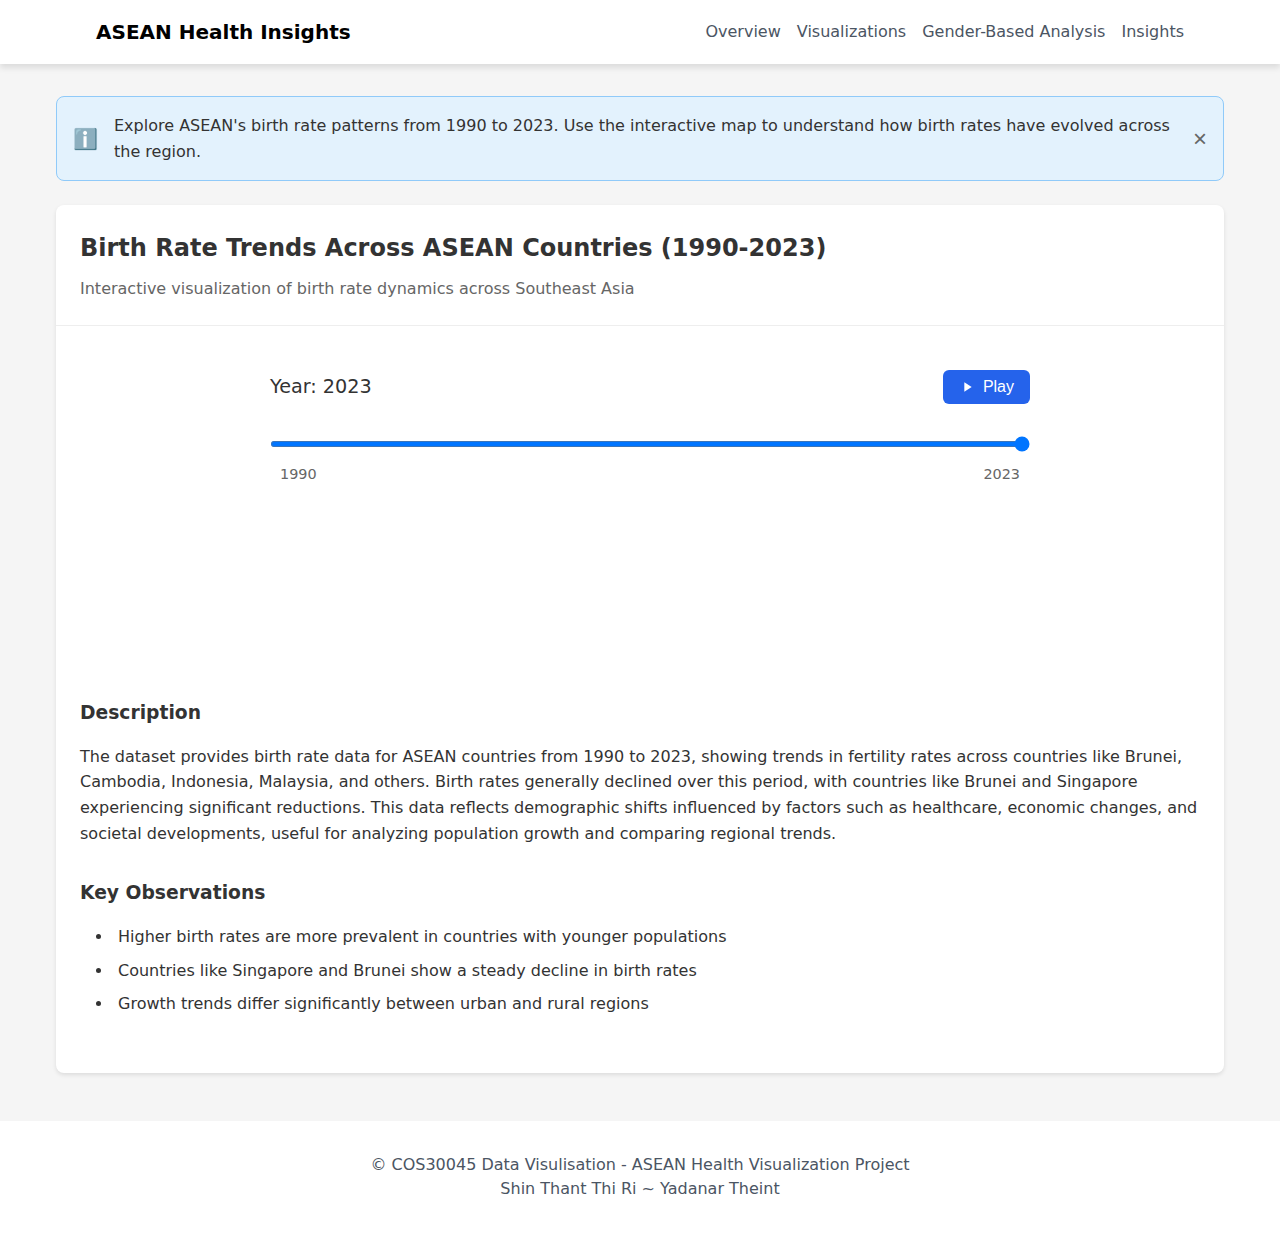
<file: html/BR.html>
<!DOCTYPE html>
<html lang="en">

<head>
    <meta charset="UTF-8">
    <meta name="viewport" content="width=device-width, initial-scale=1.0">
    <meta name="description"
        content="ASEAN Birth Rate Visualization exploring birth rate patterns in Southeast Asia from 1990 to 2023">
    <title>ASEAN Birth Rate Visualization</title>

    <!-- Linking CSS for consistent styling -->
    <link rel="stylesheet" href="../style/BR.css">
    <link rel="stylesheet" href="../style/HF.css">

    <!-- D3.js library for interactive visualization -->
    <script src="https://d3js.org/d3.v7.min.js"></script>

</head>

<body>
    <main role="main"><!-- Header -->
        <header role="banner" class="bg-white shadow-lg">
            <nav role="navigation" aria-label="Main navigation" class="max-w-7xl mx-auto px-4" style="margin: auto;">
                <div class="flex justify-between h-16">
                    <div class="flex items-center">
                        <a href="http://sharin.me/COS30045-DataVisualisation-Project/#visualizations"
                            class="text-xl font-bold">ASEAN Health Insights</a>
                    </div>
                    <ul class="flex items-center space-x-4">
                        <li><a href="http://sharin.me/COS30045-DataVisualisation-Project/#overview"
                                class="text-gray-700 hover:text-blue-600">Overview</a></li>
                        <li><a href="http://sharin.me/COS30045-DataVisualisation-Project/#visualizations"
                                class="text-gray-700 hover:text-blue-600">Visualizations</a></li>
                        <li><a href="http://sharin.me/COS30045-DataVisualisation-Project/#analysis"
                                class="text-gray-700 hover:text-blue-600">Gender-Based Analysis</a></li>
                        <li><a href="http://sharin.me/COS30045-DataVisualisation-Project/#insights"
                                class="text-gray-700 hover:text-blue-600">Insights</a></li>
                    </ul>
                </div>
            </nav>
        </header>
        <!-- Main Container -->
        <div class="container">

            <!-- Introduction Alert -->
            <div id="intro-alert" class="alert">
                <div class="alert-icon">ℹ️</div>
                <p>Explore ASEAN's birth rate patterns from 1990 to 2023. Use the interactive map to understand how
                    birth
                    rates have evolved across the region.</p>
                <button class="close-btn" onclick="closeIntro()">×</button>
            </div>

            <!-- Main Visualization Card -->
            <div class="card">
                <div class="card-header">
                    <h1>Birth Rate Trends Across ASEAN Countries (1990-2023)</h1>
                    <p class="subtitle">Interactive visualization of birth rate dynamics across Southeast Asia</p>

                </div>

                <div class="card-content">
                    <!-- Year slider and play button -->
                    <div class="controls">
                        <div class="year-control">
                            <span class="year-label">Year: <span id="yearDisplay">2023</span></span>
                            <button id="playButton">
                                <svg class="play-icon" viewBox="0 0 24 24">
                                    <path d="M8 5v14l11-7z" />
                                </svg>
                                <span class="button-text">Play</span>
                            </button>
                        </div>
                        <div class="slider-container">
                            <div class="slider-progress"></div>
                            <input type="range" id="yearSlider" min="1990" max="2023" value="2023" step="1">
                            <div class="year-marks">
                                <span>1990</span>
                                <span>2023</span>
                            </div>
                        </div>
                    </div>
                    <div class="map-container">
                        <svg id="BR"></svg>
                        <!-- Tooltip -->
                        <div class="BRtooltip" class="tooltip"></div>
                        <div class="BRLegend"></div>
                        <!-- Insight Panel -->
                        <div id="insight-panel" class="insight-panel hidden">
                            <h3 class="insight-title">Regional Highlights</h3>
                            <p class="insight-content">Key trends and observations will display here based on user
                                interaction.
                            </p>
                        </div>
                        <!-- Description -->
                        <div class="observations">
                            <h3>Description</h3>
                            <p>The dataset provides birth rate data for ASEAN countries from 1990 to 2023, showing
                                trends in
                                fertility rates across countries like Brunei, Cambodia, Indonesia, Malaysia, and others.
                                Birth
                                rates
                                generally declined over this period, with countries like Brunei and Singapore
                                experiencing
                                significant reductions. This data reflects demographic shifts influenced by factors such
                                as
                                healthcare, economic changes, and societal developments, useful for analyzing population
                                growth
                                and
                                comparing regional trends.</p>
                        </div>
                        <!-- Observations -->
                        <div class="observations">
                            <h3>Key Observations</h3>
                            <ul>
                                <li>Higher birth rates are more prevalent in countries with younger populations</li>
                                <li>Countries like Singapore and Brunei show a steady decline in birth rates</li>
                                <li>Growth trends differ significantly between urban and rural regions</li>
                            </ul>
                        </div>
                    </div>
                </div>
            </div>

            <!-- JavaScript for Visualization and Alert Close Function -->
            <script src="../script/BR.js"></script>
            <script>
                function closeIntro() {
                    document.getElementById("intro-alert").style.display = "none";
                }
            </script>
    </main>
</body>
<footer role="contentinfo" class="bg-white py-8 mt-12">
    <div class="max-w-7xl mx-auto px-4">
        <p class="text-center text-gray-600">© COS30045 Data Visulisation - ASEAN Health Visualization Project</p>
        <p class="text-center text-gray-600">Shin Thant Thi Ri ~ Yadanar Theint</p>
    </div>
</footer>

</html>
</file>
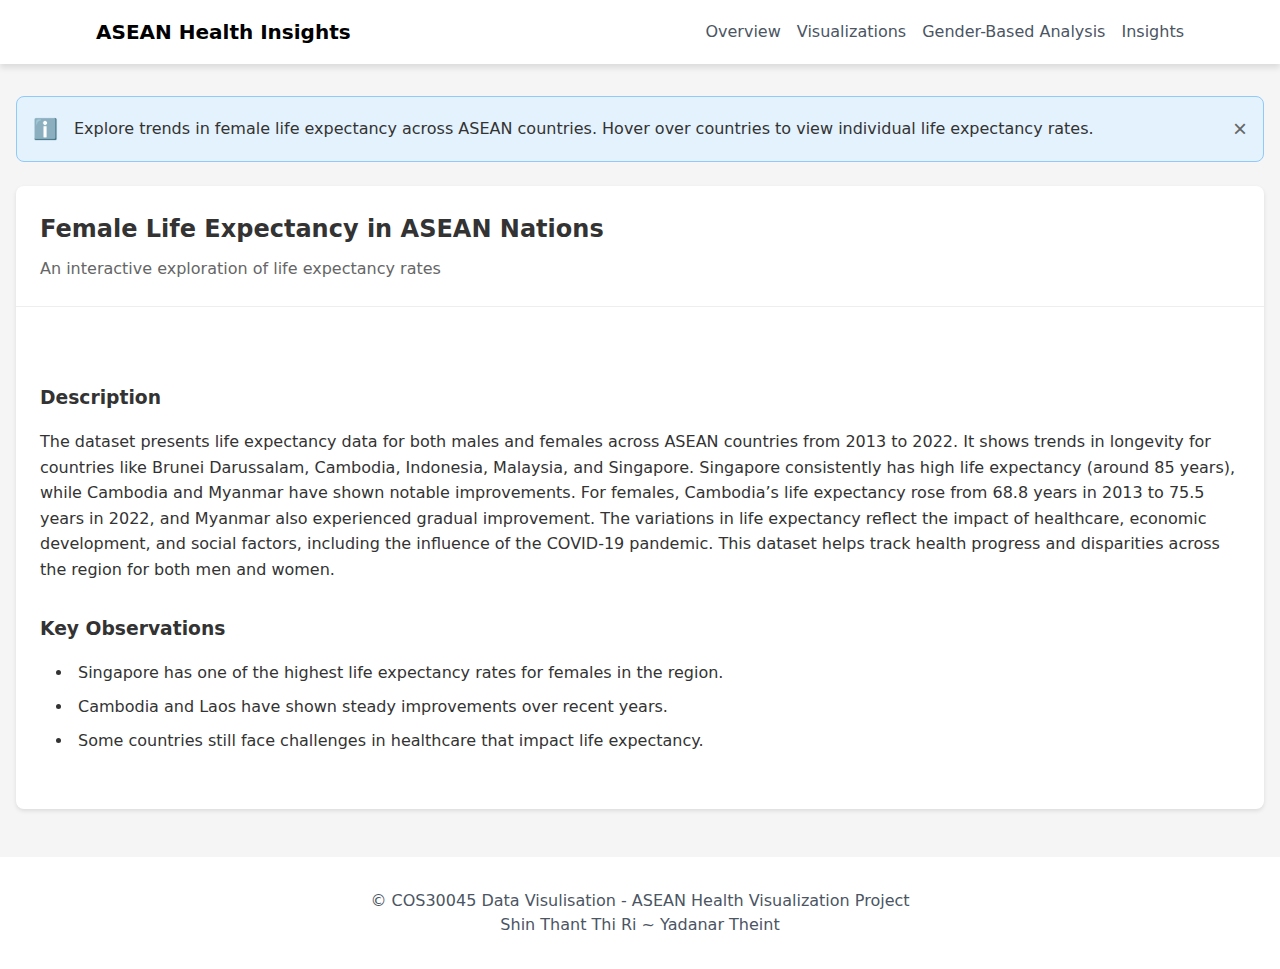
<file: html/LEF.html>
<!DOCTYPE html>
<html lang="en">

<head>
    <meta charset="UTF-8">
    <meta name="viewport" content="width=device-width, initial-scale=1.0">
    <meta name="description"
        content="ASEAN Female Life Expectancy Dashboard exploring health trends across Southeast Asia">
    <title>ASEAN Female Life Expectancy Visualization</title>

    <!-- Link to CSS for consistent styling -->
    <link rel="stylesheet" href="../style/LE.css">
    <link rel="stylesheet" href="../style/HF.css">


    <!-- D3.js library for interactive visualization -->
    <script src="https://d3js.org/d3.v7.min.js"></script>

</head>

<body>
    <main role="main">
        <!-- Header -->
        <header role="banner" class="bg-white shadow-lg">
            <nav role="navigation" aria-label="Main navigation" class="max-w-7xl mx-auto px-4" style="margin: auto;">
                <div class="flex justify-between h-16">
                    <div class="flex items-center">
                        <a href="http://sharin.me/COS30045-DataVisualisation-Project/#visualizations"
                            class="text-xl font-bold">ASEAN Health Insights</a>
                    </div>
                    <ul class="flex items-center space-x-4">
                        <li><a href="http://sharin.me/COS30045-DataVisualisation-Project/#overview"
                                class="text-gray-700 hover:text-blue-600">Overview</a></li>
                        <li><a href="http://sharin.me/COS30045-DataVisualisation-Project/#visualizations"
                                class="text-gray-700 hover:text-blue-600">Visualizations</a></li>
                        <li><a href="http://sharin.me/COS30045-DataVisualisation-Project/#analysis"
                                class="text-gray-700 hover:text-blue-600">Gender-Based Analysis</a></li>
                        <li><a href="http://sharin.me/COS30045-DataVisualisation-Project/#insights"
                                class="text-gray-700 hover:text-blue-600">Insights</a></li>
                    </ul>
                </div>
            </nav>
        </header>

        <!-- Main Container -->
        <div class="container">

            <!-- Introduction Alert -->
            <div id="intro-alert" class="alert">
                <div class="alert-icon">ℹ️</div>
                <p>Explore trends in female life expectancy across ASEAN countries. Hover over countries to view
                    individual
                    life expectancy rates.</p>
                <button class="close-btn" onclick="closeIntro()">×</button>
            </div>

            <!-- Main Visualization Card -->
            <div class="card">
                <div class="card-header">
                    <h1>Female Life Expectancy in ASEAN Nations</h1>
                    <p class="subtitle">An interactive exploration of life expectancy rates</p>
                </div>

                <div class="card-content">
                    <!-- Visualization Container -->
                    <script type="module" src="../script/LEF.js"></script>
                    <div id="LEF-container">
                        <div id="LEF"></div>
                    </div>

                    <!-- Insight Panel -->
                    <div id="insight-panel" class="insight-panel hidden">
                        <h3 class="insight-title">Regional Highlights</h3>
                        <p class="insight-content">Key trends and observations will display here based on user
                            interaction.
                        </p>
                    </div>
                    <!-- Description -->
                    <div class="observations">
                        <h3>Description</h3>
                        <p>The dataset presents life expectancy data for both males and females across ASEAN countries
                            from 2013 to 2022. It shows trends in longevity for countries like Brunei Darussalam,
                            Cambodia, Indonesia, Malaysia, and Singapore.
                            Singapore consistently has high life expectancy (around 85 years), while Cambodia and
                            Myanmar have shown notable improvements. For females, Cambodia’s life expectancy rose from
                            68.8 years in 2013 to 75.5 years in 2022, and Myanmar also experienced gradual improvement.
                            The variations in life expectancy reflect the impact of healthcare, economic development,
                            and social factors, including the influence of the COVID-19 pandemic. This dataset helps
                            track health progress and disparities across the region for both men and women.</p>
                    </div>


                    <!-- Key Observations -->
                    <div class="observations">
                        <h3>Key Observations</h3>
                        <ul>
                            <li>Singapore has one of the highest life expectancy rates for females in the region.</li>
                            <li>Cambodia and Laos have shown steady improvements over recent years.</li>
                            <li>Some countries still face challenges in healthcare that impact life expectancy.</li>
                        </ul>
                    </div>
                </div>
            </div>
        </div>

        <!-- JavaScript for Visualization and Alert Close Function -->

        <script>
            function closeIntro() {
                document.getElementById("intro-alert").style.display = "none";
            }
        </script>
    </main>
</body>
<footer role="contentinfo" class="bg-white py-8 mt-12">
    <div class="max-w-7xl mx-auto px-4">
        <p class="text-center text-gray-600">© COS30045 Data Visulisation - ASEAN Health Visualization Project</p>
        <p class="text-center text-gray-600">Shin Thant Thi Ri ~ Yadanar Theint</p>
    </div>
</footer>

</html>
</file>
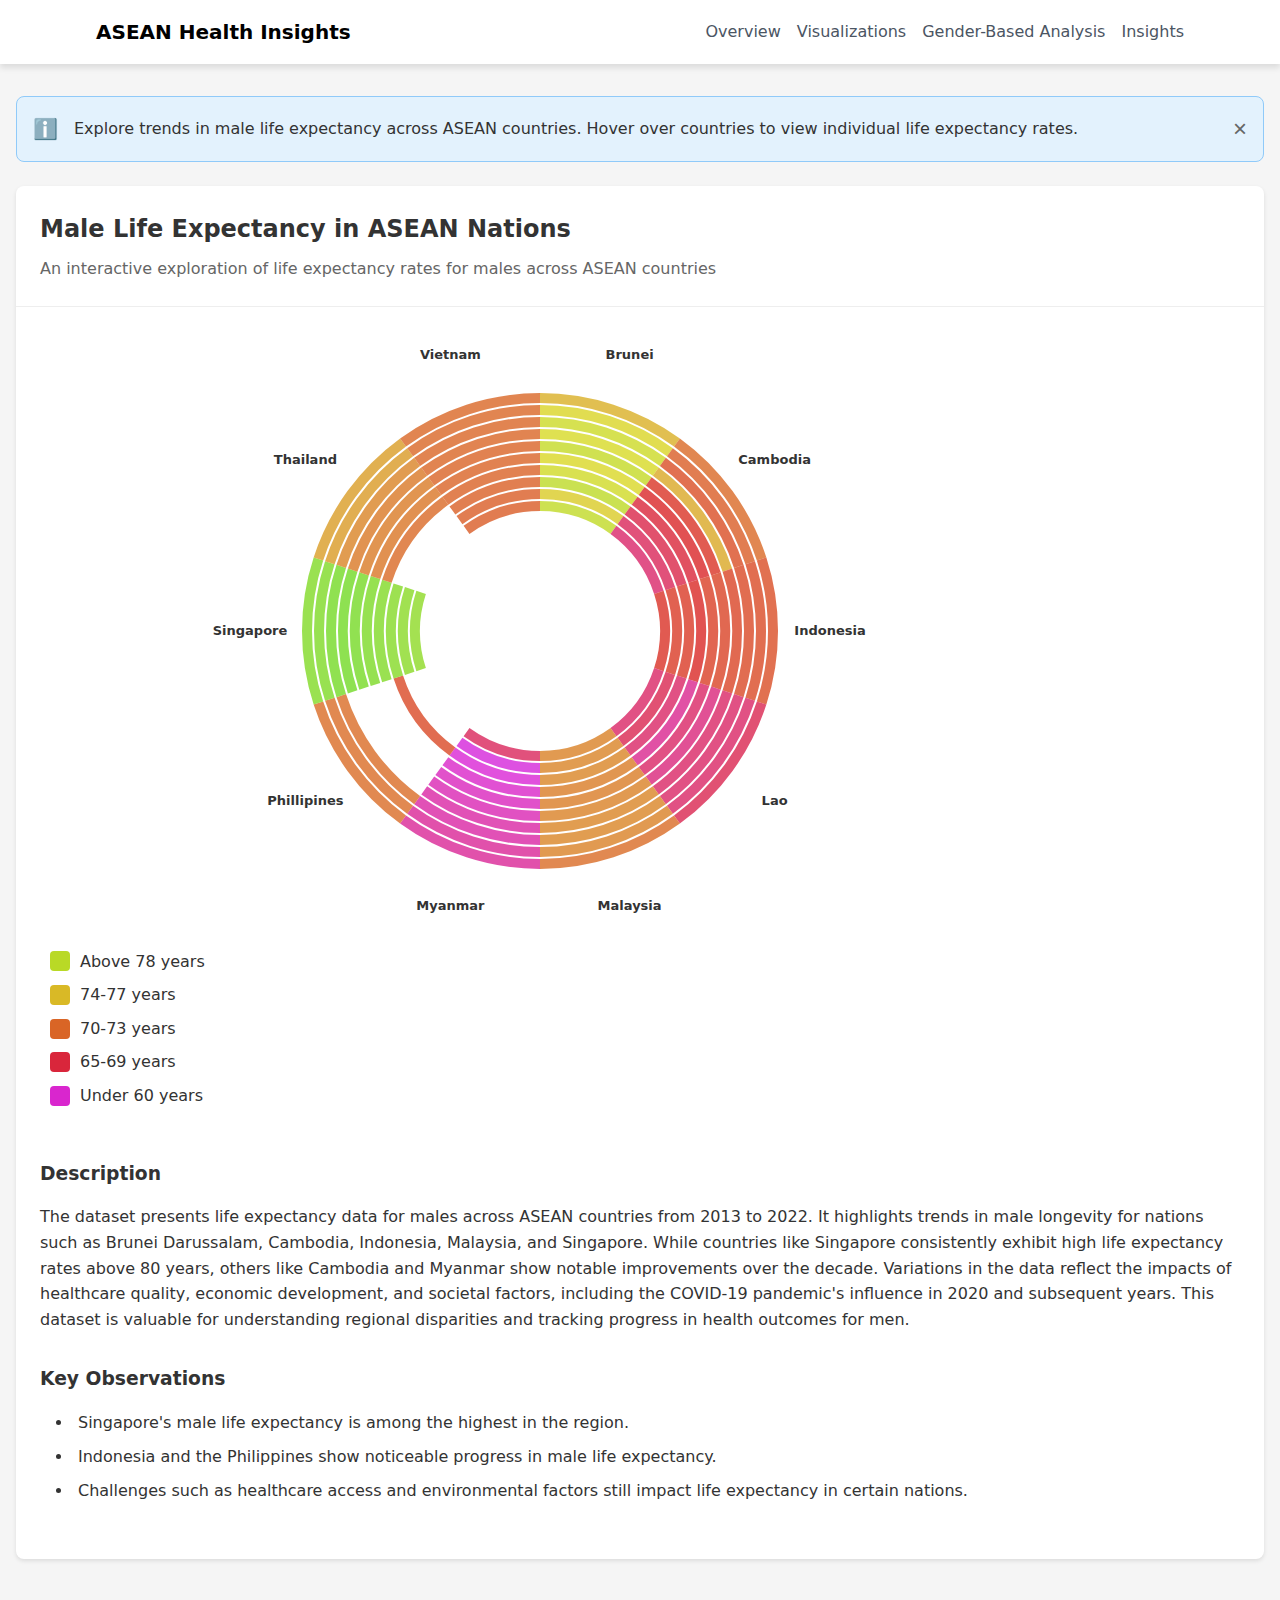
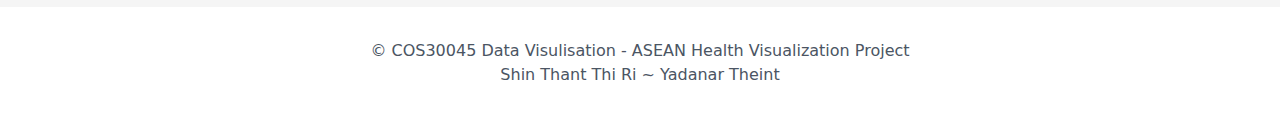
<file: html/LEM.html>
<!DOCTYPE html>
<html lang="en">

<head>
    <meta charset="UTF-8">
    <meta name="viewport" content="width=device-width, initial-scale=1.0">
    <meta name="description"
        content="ASEAN Male Life Expectancy Dashboard exploring health trends across Southeast Asia">
    <title>ASEAN Male Life Expectancy Visualization</title>

    <!-- Link to CSS for consistent styling -->
    <link rel="stylesheet" href="../style/LE.css">
    <link rel="stylesheet" href="../style/HF.css">


    <!-- D3.js library for interactive visualization -->
    <script src="https://d3js.org/d3.v7.min.js"></script>
</head>

<body>
    <main role="main">
        <!-- Header -->
        <header role="banner" class="bg-white shadow-lg">
            <nav role="navigation" aria-label="Main navigation" class="max-w-7xl mx-auto px-4" style="margin: auto;">
                <div class="flex justify-between h-16">
                    <div class="flex items-center">
                        <a href="http://sharin.me/COS30045-DataVisualisation-Project/#visualizations"
                            class="text-xl font-bold">ASEAN Health Insights</a>
                    </div>
                    <ul class="flex items-center space-x-4">
                        <li><a href="http://sharin.me/COS30045-DataVisualisation-Project/#overview"
                                class="text-gray-700 hover:text-blue-600">Overview</a></li>
                        <li><a href="http://sharin.me/COS30045-DataVisualisation-Project/#visualizations"
                                class="text-gray-700 hover:text-blue-600">Visualizations</a></li>
                        <li><a href="http://sharin.me/COS30045-DataVisualisation-Project/#analysis"
                                class="text-gray-700 hover:text-blue-600">Gender-Based Analysis</a></li>
                        <li><a href="http://sharin.me/COS30045-DataVisualisation-Project/#insights"
                                class="text-gray-700 hover:text-blue-600">Insights</a></li>
                    </ul>
                </div>
            </nav>
        </header>

        <!-- Main Container -->
        <div class="container">

            <!-- Introduction Alert -->
            <div id="intro-alert" class="alert">
                <div class="alert-icon">ℹ️</div>
                <p>Explore trends in male life expectancy across ASEAN countries. Hover over countries to view
                    individual
                    life expectancy rates.</p>
                <button class="close-btn" onclick="closeIntro()">×</button>
            </div>

            <!-- Main Visualization Card -->
            <div class="card">
                <div class="card-header">
                    <h1>Male Life Expectancy in ASEAN Nations</h1>
                    <p class="subtitle">An interactive exploration of life expectancy rates for males across ASEAN
                        countries
                    </p>
                </div>

                <div class="card-content">
                    <!-- Visualization Container -->
                    <svg id="LEM" width="1000" height="600"></svg>
                    <div class="LEMtooltip" style="position: absolute; opacity: 0;"></div>
                    <div id="LEMLegend"></div>

                    <!-- Insight Panel -->
                    <div id="insight-panel" class="insight-panel hidden">
                        <h3 class="insight-title">Regional Highlights</h3>
                        <p class="insight-content">Key trends and observations will display here based on user
                            interaction.
                        </p>
                    </div>
                    <!-- Description -->
                    <div class="observations">
                        <h3>Description</h3>
                        <p>The dataset presents life expectancy data for males across ASEAN countries from 2013 to 2022.
                            It highlights trends in male longevity for nations such as Brunei Darussalam, Cambodia,
                            Indonesia, Malaysia, and Singapore. While countries like Singapore consistently exhibit high
                            life expectancy rates above 80 years, others like Cambodia and Myanmar show notable
                            improvements over the decade. Variations in the data reflect the impacts of healthcare
                            quality, economic development, and societal factors, including the COVID-19 pandemic's
                            influence in 2020 and subsequent years. This dataset is valuable for understanding regional
                            disparities and tracking progress in health outcomes for men.</p>
                    </div>
                    <!-- Key Observations -->
                    <div class="observations">
                        <h3>Key Observations</h3>
                        <ul>
                            <li>Singapore's male life expectancy is among the highest in the region.</li>
                            <li>Indonesia and the Philippines show noticeable progress in male life expectancy.</li>
                            <li>Challenges such as healthcare access and environmental factors still impact life
                                expectancy
                                in certain nations.</li>
                        </ul>
                    </div>
                </div>
            </div>
        </div>

        <!-- JavaScript for Visualization and Alert Close Function -->
        <script src="../script/LEM.js"></script>
        <script>
            function closeIntro() {
                document.getElementById("intro-alert").style.display = "none";
            }
        </script>
    </main>
</body>
<footer role="contentinfo" class="bg-white py-8 mt-12">
    <div class="max-w-7xl mx-auto px-4">
        <p class="text-center text-gray-600">© COS30045 Data Visulisation - ASEAN Health Visualization Project</p>
        <p class="text-center text-gray-600">Shin Thant Thi Ri ~ Yadanar Theint</p>
    </div>
</footer>

</html>
</file>
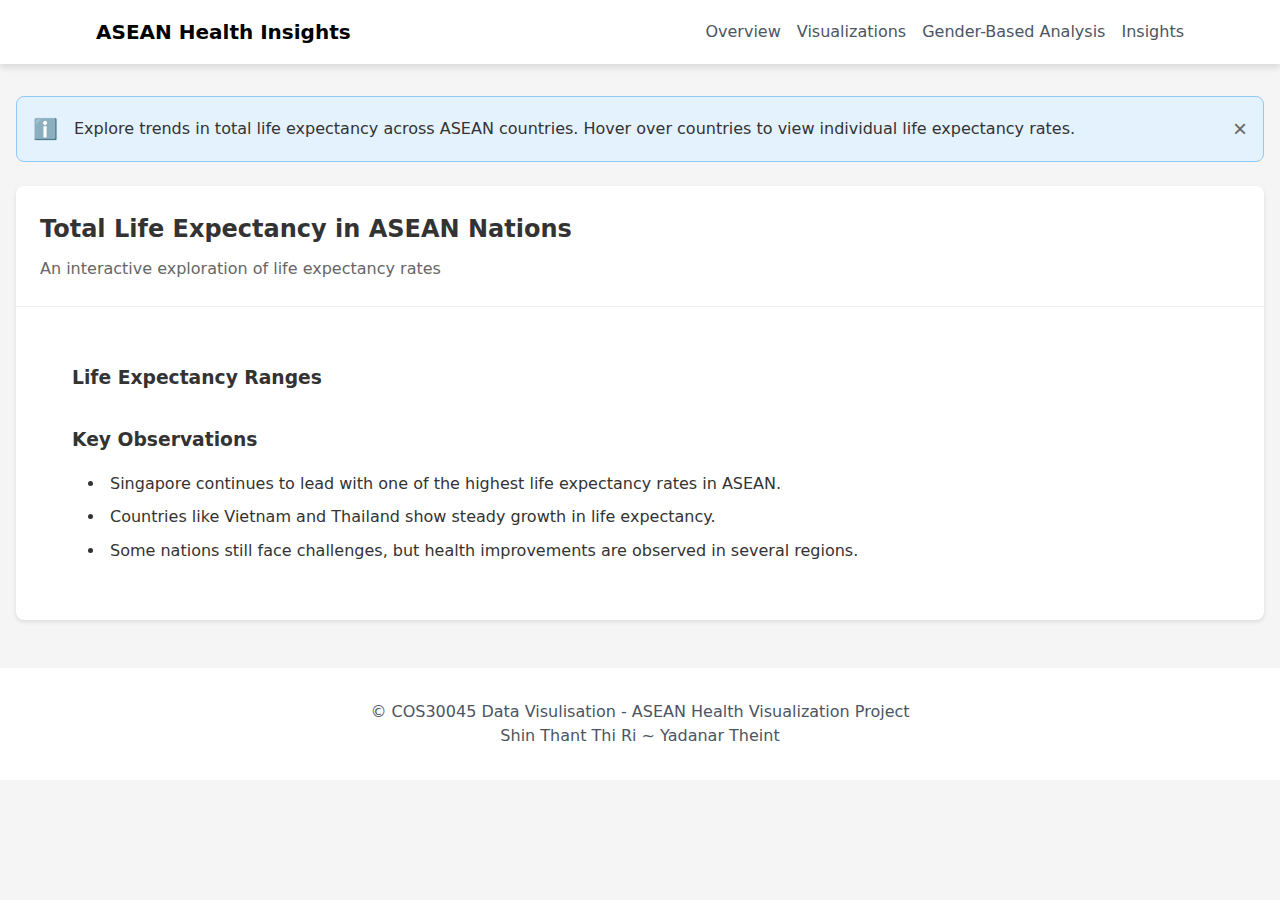
<file: html/LET.html>
<!DOCTYPE html>
<html lang="en">

<head>
    <meta charset="UTF-8">
    <meta name="viewport" content="width=device-width, initial-scale=1.0">
    <meta name="description"
        content="ASEAN Total Life Expectancy Dashboard exploring health trends across Southeast Asia">
    <title>ASEAN Total Life Expectancy Visualization</title>

    <!-- Link to CSS for consistent styling -->
    <link rel="stylesheet" href="../style/LE.css">
    <link rel="stylesheet" href="../style/HF.css">

    <!-- D3.js library for interactive visualization -->
    <script src="https://d3js.org/d3.v7.min.js"></script>
</head>

<body>
    <main role="main">
        <!-- Header -->
        <header role="banner" class="bg-white shadow-lg">
            <nav role="navigation" aria-label="Main navigation" class="max-w-7xl mx-auto px-4" style="margin: auto;">
                <div class="flex justify-between h-16">
                    <div class="flex items-center">
                        <a href="http://sharin.me/COS30045-DataVisualisation-Project/#visualizations"
                            class="text-xl font-bold">ASEAN Health Insights</a>
                    </div>
                    <ul class="flex items-center space-x-4">
                        <li><a href="http://sharin.me/COS30045-DataVisualisation-Project/#overview"
                                class="text-gray-700 hover:text-blue-600">Overview</a></li>
                        <li><a href="http://sharin.me/COS30045-DataVisualisation-Project/#visualizations"
                                class="text-gray-700 hover:text-blue-600">Visualizations</a></li>
                        <li><a href="http://sharin.me/COS30045-DataVisualisation-Project/#analysis"
                                class="text-gray-700 hover:text-blue-600">Gender-Based Analysis</a></li>
                        <li><a href="http://sharin.me/COS30045-DataVisualisation-Project/#insights"
                                class="text-gray-700 hover:text-blue-600">Insights</a></li>
                    </ul>
                </div>
            </nav>
        </header>
        <!-- Main Container -->
        <div class="container">

            <!-- Introduction Alert -->
            <div id="intro-alert" class="alert">
                <div class="alert-icon">ℹ️</div>
                <p>Explore trends in total life expectancy across ASEAN countries. Hover over countries to view
                    individual
                    life expectancy rates.</p>
                <button class="close-btn" onclick="closeIntro()">×</button>
            </div>

            <!-- Main Visualization Card -->
            <div class="card">
                <div class="card-header">
                    <h1>Total Life Expectancy in ASEAN Nations</h1>
                    <p class="subtitle">An interactive exploration of life expectancy rates</p>
                </div>

                <div class="card-content">

                    <!-- Visualization Container -->
                    <div id="LET" style="margin-left: 200px;"></div>
                    <!-- Insight Panel -->
                    <div id="insight-panel" class="insight-panel hidden">
                        <h3 class="insight-title">Regional Highlights</h3>
                        <p class="insight-content">Key trends and observations will display here based on user
                            interaction.
                        </p>
                    </div>

                    <!-- Legend Section -->
                    <div class="legend" style="margin-left: 2rem;">
                        <h3>Life Expectancy Ranges</h3>

                    </div>


                    <!-- Key Observations -->
                    <div class="observations" style="margin-left: 2rem;">
                        <h3>Key Observations</h3>
                        <ul>
                            <li>Singapore continues to lead with one of the highest life expectancy rates in ASEAN.</li>
                            <li>Countries like Vietnam and Thailand show steady growth in life expectancy.</li>
                            <li>Some nations still face challenges, but health improvements are observed in several
                                regions.
                            </li>
                        </ul>
                    </div>


                </div>
            </div>
        </div>
        <!-- JavaScript for Visualization and Alert Close Function -->
        <script src="../script/LET.js"></script>
        <script>
            function closeIntro() {
                document.getElementById("intro-alert").style.display = "none";
            }
        </script>
    </main>
</body>
<footer role="contentinfo" class="bg-white py-8 mt-12">
    <div class="max-w-7xl mx-auto px-4">
        <p class="text-center text-gray-600">© COS30045 Data Visulisation - ASEAN Health Visualization Project</p>
        <p class="text-center text-gray-600">Shin Thant Thi Ri ~ Yadanar Theint</p>
    </div>
</footer>

</html>
</file>
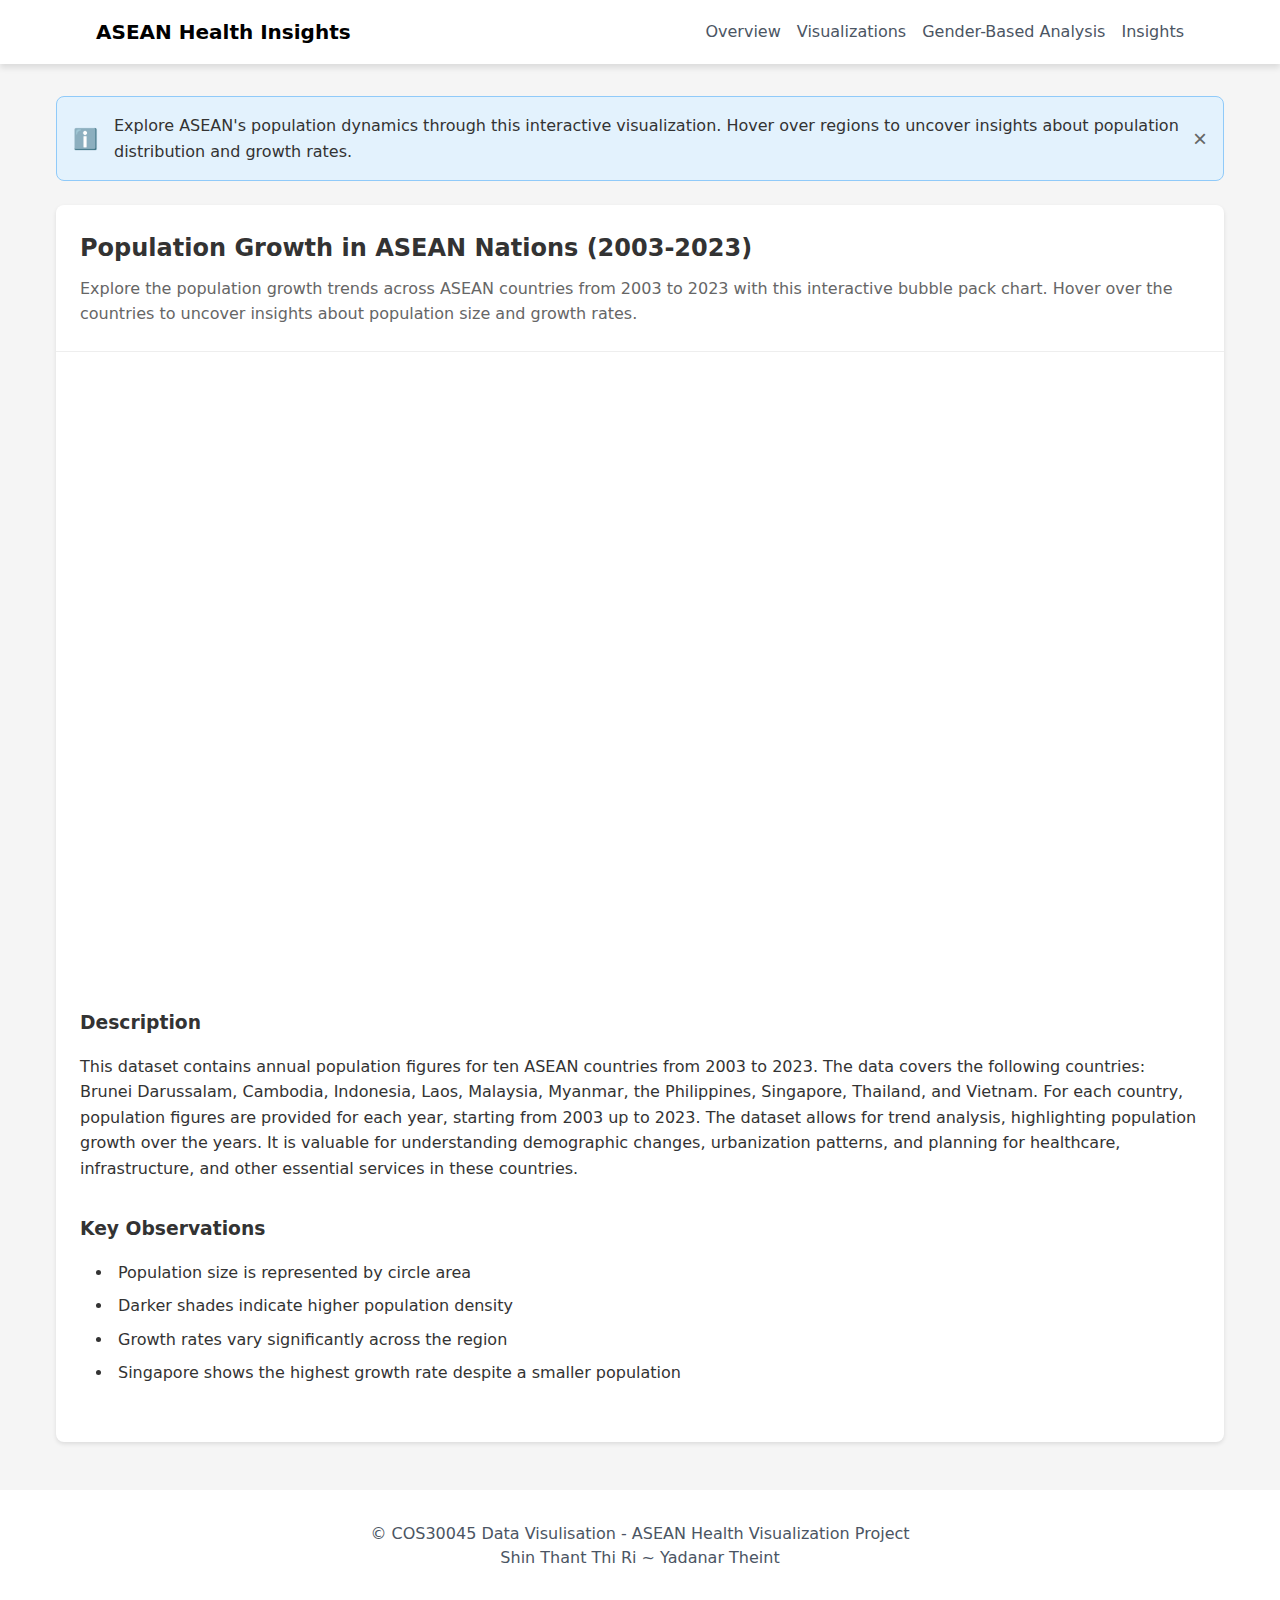
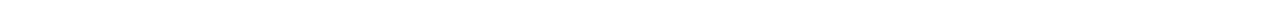
<file: html/POP.html>
<!DOCTYPE html>
<html lang="en">

<head>
    <meta charset="UTF-8">
    <meta name="viewport" content="width=device-width, initial-scale=1.0">
    <meta name="description"
        content="ASEAN Population Visualization Dashboard exploring demographic patterns across Southeast Asian nations">
    <title>ASEAN Population Visualization</title>

    <!-- Linking CSS for consistent styling -->
    <link rel="stylesheet" href="../style/POP.css">
    <link rel="stylesheet" href="../style/HF.css">


    <!-- D3.js library for interactive visualization -->
    <script src="https://d3js.org/d3.v7.min.js"></script>
</head>

<body>
    <main role="main">
        <!-- Header -->
        <header role="banner" class="bg-white shadow-lg">
            <nav role="navigation" aria-label="Main navigation" class="max-w-7xl mx-auto px-4" style="margin: auto;">
                <div class="flex justify-between h-16">
                    <div class="flex items-center">
                        <a href="http://sharin.me/COS30045-DataVisualisation-Project/#visualizations"
                            class="text-xl font-bold">ASEAN Health Insights</a>
                    </div>
                    <ul class="flex items-center space-x-4">
                        <li><a href="http://sharin.me/COS30045-DataVisualisation-Project/#overview"
                                class="text-gray-700 hover:text-blue-600">Overview</a></li>
                        <li><a href="http://sharin.me/COS30045-DataVisualisation-Project/#visualizations"
                                class="text-gray-700 hover:text-blue-600">Visualizations</a></li>
                        <li><a href="http://sharin.me/COS30045-DataVisualisation-Project/#analysis"
                                class="text-gray-700 hover:text-blue-600">Gender-Based Analysis</a></li>
                        <li><a href="http://sharin.me/COS30045-DataVisualisation-Project/#insights"
                                class="text-gray-700 hover:text-blue-600">Insights</a></li>
                    </ul>
                </div>
            </nav>
        </header>
        <!-- Main Container -->
        <div class="container">

            <!-- Introduction Alert -->
            <div id="intro-alert" class="alert">
                <div class="alert-icon">ℹ️</div>
                <p>Explore ASEAN's population dynamics through this interactive visualization.
                    Hover over regions to uncover insights about population distribution and growth rates.</p>
                <button class="close-btn" onclick="closeIntro()">×</button>
            </div>

            <!-- Main Visualization Card -->
            <div class="card">
                <div class="card-header">
                    <h1>Population Growth in ASEAN Nations (2003-2023)</h1>
                    <p class="subtitle">Explore the population growth trends across ASEAN countries
                        from 2003 to 2023 with this interactive bubble pack chart. Hover over the countries to
                        uncover insights about population size and growth rates.</p>
                </div>

                <div class="card-content">
                    <!-- Visualization container -->
                    <div id="visualization"></div>
                    <!-- Tooltip -->
                    <div class="POPtooltip" style="position: absolute; opacity: 0;"></div>
                    <div id="legend-items"></div>


                    <!-- Insight Panel -->
                    <div id="insight-panel" class="insight-panel hidden">
                        <h3 class="insight-title">Regional Highlights</h3>
                        <p class="insight-content">Key trends and observations will display here based on user
                            interaction.
                        </p>
                    </div>
                    <!-- Description -->
                    <div class="observations">
                        <h3>Description</h3>
                        <p>This dataset contains annual population figures for ten ASEAN countries from 2003 to 2023.
                            The data covers the following countries: Brunei Darussalam, Cambodia, Indonesia, Laos,
                            Malaysia, Myanmar, the Philippines, Singapore, Thailand, and Vietnam. For each country,
                            population figures are provided for each year, starting from 2003 up to 2023. The dataset
                            allows for trend analysis, highlighting population growth over the years. It is valuable for
                            understanding demographic changes, urbanization patterns, and planning for healthcare,
                            infrastructure, and other essential services in these countries.
                    </div>
                    <!-- Key Observations -->
                    <div class="observations">
                        <h3>Key Observations</h3>
                        <ul>
                            <li>Population size is represented by circle area</li>
                            <li>Darker shades indicate higher population density</li>
                            <li>Growth rates vary significantly across the region</li>
                            <li>Singapore shows the highest growth rate despite a smaller population</li>
                        </ul>
                    </div>

                    <!-- Legend Section -->
                    <div id="legend"></div>

                </div>
            </div>
        </div>

        <!-- JavaScript for Visualization and Alert Close Function -->
        <script src="../script/POP.js"></script>
        <script>
            function closeIntro() {
                document.getElementById("intro-alert").style.display = "none";
            }
        </script>
    </main>
</body>
<footer role="contentinfo" class="bg-white py-8 mt-12">
    <div class="max-w-7xl mx-auto px-4">
        <p class="text-center text-gray-600">© COS30045 Data Visulisation - ASEAN Health Visualization Project</p>
        <p class="text-center text-gray-600">Shin Thant Thi Ri ~ Yadanar Theint</p>
    </div>
</footer>

</html>
</file>
<file: style/BR.css>
/* Base Styles */
* {
    margin: 0;
    padding: 0;
    box-sizing: border-box;
}

.country {
    transition: stroke 0.3s ease, stroke-width 0.3s ease;
}

.country:hover {
    stroke: #000;
    /* Black border on hover */
    stroke-width: 1px;
    /* Visible outline */
    cursor: pointer;
    /* Pointer cursor on hover */
}

.BRtooltip {
    position: fixed;
    /* Change from absolute to fixed */
    background-color: white;
    padding: 10px;
    border: 1px solid #ccc;
    border-radius: 10px;
    pointer-events: none;
    font-size: 12px;
    opacity: 0;
    box-shadow: 0 2px 4px rgba(0, 0, 0, 0.1);
    z-index: 1000;
    transition: opacity 0.2s ease;
    max-width: 200px;
    white-space: nowrap;
}

body {
    font-family: -apple-system, BlinkMacSystemFont, 'Segoe UI', Roboto, Oxygen, Ubuntu, Cantarell, sans-serif;
    line-height: 1.6;
    color: #333;
    background-color: #f5f5f5;
}

.container {
    max-width: 1200px;
    margin: 2rem auto;
    padding: 0 1rem;
}

/* Alert Styles */
.alert {
    display: flex;
    align-items: center;
    padding: 1rem;
    margin-bottom: 1.5rem;
    background-color: #e3f2fd;
    border-radius: 8px;
    border: 1px solid #90caf9;
}

.alert-icon {
    margin-right: 1rem;
    font-size: 1.25rem;
}

.close-btn {
    margin-left: auto;
    background: none;
    border: none;
    font-size: 1.5rem;
    cursor: pointer;
    color: #666;
}

.close-btn:hover {
    color: #333;
}

/* Card Styles */
.card {
    background: white;
    border-radius: 8px;
    box-shadow: 0 2px 4px rgba(0, 0, 0, 0.1);
    overflow: hidden;
}

.card-header {
    padding: 1.5rem;
    border-bottom: 1px solid #eee;
}

.card-header h1 {
    font-size: 1.5rem;
    margin-bottom: 0.5rem;
}

.subtitle {
    color: #666;
}

.card-content {
    padding: 1.5rem;
}

svg {
    display: block;
    width: 1100px;
}


/* Year Control Styles */
.controls {
    max-width: 800px;
    margin-left: 170px;
    padding: 20px;
    background: white;

}

.year-control {
    display: flex;
    align-items: center;
    justify-content: space-between;
    margin-bottom: 15px;
}

.year-label {
    font-size: 1.2rem;
    font-weight: 500;
    color: #333;
}

.slider-container {
    position: relative;
    width: 100%;
    padding: 10px 0;
}


#yearSlider {
    width: 100%;
    height: 6px;
    background: #e0e0e0;
    border-radius: 3px;
    outline: none;
    transition: background 0.2s;
}

#yearSlider::-webkit-slider-thumb {
    -webkit-appearance: none;
    appearance: none;
    width: 20px;
    height: 20px;
    background: #2563eb;
    border-radius: 50%;
    cursor: pointer;
    transition: transform 0.1s;
}

#yearSlider::-moz-range-thumb {
    width: 20px;
    height: 20px;
    background: #2563eb;
    border-radius: 50%;
    cursor: pointer;
    transition: transform 0.1s;
    border: none;
}

#yearSlider::-webkit-slider-thumb:hover {
    transform: scale(1.1);
}

#yearSlider::-moz-range-thumb:hover {
    transform: scale(1.1);
}

.slider-progress {
    position: absolute;
    height: 6px;
    background: #2563eb;
    border-radius: 3px;
    top: 17px;
    left: 0;
    pointer-events: none;
}

#playButton {
    display: flex;
    align-items: center;
    gap: 8px;
    padding: 8px 16px;
    background: #2563eb;
    color: white;
    border: none;
    border-radius: 6px;
    font-size: 1rem;
    cursor: pointer;
    transition: background-color 0.2s;
}

#playButton:hover {
    background: #1d4ed8;
}

#playButton:active {
    transform: translateY(1px);
}

.play-icon,
.pause-icon {
    width: 16px;
    height: 16px;
    fill: currentColor;
}

/* Year marks */
.year-marks {
    display: flex;
    justify-content: space-between;
    padding: 0 10px;
    margin-top: 8px;
    color: #666;
    font-size: 0.9rem;
}

#map {
    width: 500px;
    height: 600px;
    margin-bottom: 1.5rem;
}

.country-legend {
    top: 500px;
    left: 1050px;
    overflow-y: auto;
    background-color: white;
    padding: 10px;
    border: 1px solid #ccc;
    border-radius: 5px;
    box-shadow: 0 2px 4px rgba(0, 0, 0, 0.1);
    font-family: Arial, sans-serif;
    font-size: 12px;
}

/* Insight Panel */
.insight-panel {
    background-color: #f8f9fa;
    padding: 1rem;
    border-radius: 8px;
    margin: 1rem 0;
}

.insight-panel.hidden {
    display: none;
}

.insight-title {
    font-size: 1.1rem;
    margin-bottom: 0.5rem;
    color: #2c6aa0;
}

/* Observations */
.observations {
    margin: 2rem 0;
}

.observations h3 {
    margin-bottom: 1rem;
}

.observations ul {
    list-style-position: inside;
    padding-left: 1rem;
}

.observations li {
    margin-bottom: 0.5rem;
}

/* Responsive Design */
@media (max-width: 768px) {
    .container {
        margin: 1rem auto;
    }

    #map {
        height: 400px;
    }

    .card-header {
        padding: 1rem;
    }

    .card-content {
        padding: 1rem;
    }
}
</file>
<file: style/HF.css>
/* General Styles */
        body {
            margin: 0;
            font-family: system-ui, -apple-system, BlinkMacSystemFont, "Segoe UI", Roboto, "Helvetica Neue", Arial, sans-serif;
        }

        header {
            background-color: white;
            box-shadow: 0 4px 6px rgba(0, 0, 0, 0.1);
        }

        /* Navigation container */
        nav {
            max-width: 1120px;
            /* Equivalent to Tailwind's max-w-7xl */
            margin: 0 auto;
            padding: 0 16px;
            /* Equivalent to Tailwind's px-4 */
        }

        /* Flexbox styles for header layout */
        .flex {
            display: flex;
            justify-content: space-between;
            align-items: center;
            height: 64px;
            /* Equivalent to Tailwind's h-16 */
        }

        a {
            text-decoration: none;
        }

        .text-xl {
            font-size: 1.25rem;
            /* Equivalent to Tailwind's text-xl */
            font-weight: bold;
            color: #000;
            /* Black color */
        }

        header ul {
            display: flex;
            gap: 16px;
            /* Equivalent to Tailwind's space-x-4 */
            list-style: none;
            margin: 0;
            padding: 0;
        }

        header a {
            color: #4B5563;
            /* Equivalent to Tailwind's text-gray-700 */
            transition: color 0.2s;
        }

        header a:hover {
            color: #2563EB;
            /* Equivalent to Tailwind's hover:text-blue-600 */
        }

        /* General Styles */
        body {
            margin: 0;
            font-family: system-ui, -apple-system, BlinkMacSystemFont, "Segoe UI", Roboto, "Helvetica Neue", Arial, sans-serif;
        }

        /* Footer Styling */
        footer {
            background-color: white;
            /* Equivalent to Tailwind's bg-white */
            padding-top: 32px;
            /* Equivalent to Tailwind's py-8 */
            padding-bottom: 32px;
            margin-top: 48px;
            /* Equivalent to Tailwind's mt-12 */
        }

        /* Content Wrapper */
        footer .max-w-7xl {
            max-width: 1120px;
            /* Equivalent to Tailwind's max-w-7xl */
            margin: 0 auto;
            /* Centering the content */
            padding-left: 16px;
            /* Equivalent to Tailwind's px-4 */
            padding-right: 16px;
        }

        /* Text Styling */
        footer p {
            text-align: center;
            /* Equivalent to Tailwind's text-center */
            color: #4B5563;
            /* Equivalent to Tailwind's text-gray-600 */
            margin: 0;
            /* Resetting default margin */
            line-height: 1.5;
            /* For better readability */
        }
</file>
<file: style/LE.css>
/* Base Styles */
* {
    margin: 0;
    padding: 0;
    box-sizing: border-box;
}

body {
    font-family: -apple-system, BlinkMacSystemFont, 'Segoe UI', Roboto, Oxygen, Ubuntu, Cantarell, sans-serif;
    line-height: 1.6;
    color: #333;
    background-color: #f5f5f5;
}

.container {
    margin: 2rem auto;
    padding: 0 1rem;
}

/* CSS for container */
#LEF-container {
    width: 1300px;
    padding: 10px;
}

/* Ensure SVG does not overflow */
#LEF svg {
    display: block;
    /* Prevent scrollbars */
    overflow: visible;
}

/* Adjust text overflow */
#LEF-container text.axis-label {
    font-size: 14px;
    fill: #333;
    text-anchor: middle;
}


/* Alert Styles */
.alert {
    display: flex;
    align-items: center;
    padding: 1rem;
    margin-bottom: 1.5rem;
    background-color: #e3f2fd;
    border-radius: 8px;
    border: 1px solid #90caf9;
}

.alert-icon {
    margin-right: 1rem;
    font-size: 1.25rem;
}

.close-btn {
    margin-left: auto;
    background: none;
    border: none;
    font-size: 1.5rem;
    cursor: pointer;
    color: #666;
}

.close-btn:hover {
    color: #333;
}

/* Card Styles */
.card {
    background: white;
    border-radius: 8px;
    box-shadow: 0 2px 4px rgba(0, 0, 0, 0.1);
    overflow: hidden;
}

.card-header {
    padding: 1.5rem;
    border-bottom: 1px solid #eee;
}

.card-header h1 {
    font-size: 1.5rem;
    margin-bottom: 0.5rem;
}

.subtitle {
    color: #666;
}

.card-content {
    padding: 1.5rem;
}


.LETooltip {
    position: absolute;
    background-color: white;
    padding: 10px;
    border: 1px solid #ccc;
    border-radius: 10px;
    pointer-events: none;
    font-size: 12px;
    opacity: 0;
    box-shadow: 0 2px 4px rgba(0, 0, 0, 0.1);
    z-index: 1000;
    transition: opacity 0.2s ease;
    max-width: 200px;
    /* Limit the width of the tooltip for readability */
    white-space: nowrap;
}

/* Tooltip */
.LEMtooltip {
    position: absolute;
    background: rgba(255, 255, 255, 0.9);
    padding: 8px;
    border-radius: 10px;
    box-shadow: 0 2px 4px rgba(0, 0, 0, 0.1);
    pointer-events: none;
    transition: opacity 0.3s;
}

/* Insight Panel */
.insight-panel {
    background-color: #f8f9fa;
    padding: 1rem;
    border-radius: 8px;
    margin: 1rem 0;
}

.insight-panel.hidden {
    display: none;
}

.insight-title {
    font-size: 1.1rem;
    margin-bottom: 0.5rem;
    color: #8e1c6d;
}

/* Observations */
.observations {
    margin: 2rem 0;
}

.observations h3 {
    margin-bottom: 1rem;
}

.observations ul {
    list-style-position: inside;
    padding-left: 1rem;
}

.observations li {
    margin-bottom: 0.5rem;
}

/* Legend */
.legend {
    margin-top: 2rem;
}

.legend h3 {
    margin-bottom: 1rem;
}

.legend-item {
    display: flex;
    align-items: center;
    margin-bottom: 0.5rem;
}

.legend-color {
    width: 20px;
    height: 20px;
    border-radius: 50%;
    margin-right: 0.5rem;
}



/* Responsive Design */
@media (max-width: 768px) {
    .container {
        margin: 1rem auto;
    }

    #visualization {
        height: 400px;
    }

    .card-header {
        padding: 1rem;
    }

    .card-content {
        padding: 1rem;
    }
}
</file>
<file: style/POP.css>
/* Base Styles */
* {
    margin: 0;
    padding: 0;
    box-sizing: border-box;
}

body {
    font-family: -apple-system, BlinkMacSystemFont, 'Segoe UI', Roboto, Oxygen, Ubuntu, Cantarell, sans-serif;
    line-height: 1.6;
    color: #333;
    background-color: #f5f5f5;
}

.container {
    max-width: 1200px;
    margin: 2rem auto;
    padding: 0 1rem;
}

/* Alert Styles */
.alert {
    display: flex;
    align-items: center;
    padding: 1rem;
    margin-bottom: 1.5rem;
    background-color: #e3f2fd;
    border-radius: 8px;
    border: 1px solid #90caf9;
}

.alert-icon {
    margin-right: 1rem;
    font-size: 1.25rem;
}

.close-btn {
    margin-left: auto;
    background: none;
    border: none;
    font-size: 1.5rem;
    cursor: pointer;
    color: #666;
}

.close-btn:hover {
    color: #333;
}

/* Card Styles */
.card {
    background: white;
    border-radius: 8px;
    box-shadow: 0 2px 4px rgba(0, 0, 0, 0.1);
    overflow: hidden;
}

.card-header {
    padding: 1.5rem;
    border-bottom: 1px solid #eee;
}

.card-header h1 {
    font-size: 1.5rem;
    margin-bottom: 0.5rem;
}

.subtitle {
    color: #666;
}

.card-content {
    padding: 1.5rem;
}

/* Visualization Container */
#visualization {
    width: 100%;
    height: 600px;
    margin-bottom: 1.5rem;
}

/* Insight Panel */
.insight-panel {
    background-color: #f8f9fa;
    padding: 1rem;
    border-radius: 8px;
    margin: 1rem 0;
}

.insight-panel.hidden {
    display: none;
}

.insight-title {
    font-size: 1.1rem;
    margin-bottom: 0.5rem;
    color: #2c6aa0;
}

/* Observations */
.observations {
    margin: 2rem 0;
}

.observations h3 {
    margin-bottom: 1rem;
}

.observations ul {
    list-style-position: inside;
    padding-left: 1rem;
}

.observations li {
    margin-bottom: 0.5rem;
}

/* Legend */
.legend {
    margin-top: 2rem;
}

.legend h3 {
    margin-bottom: 1rem;
}

.legend-item {
    display: flex;
    align-items: center;
    margin-bottom: 0.5rem;
}

.legend-color {
    width: 20px;
    height: 20px;
    border-radius: 50%;
    margin-right: 0.5rem;
}

.POPtooltip {
    position: absolute;
    background-color: white;
    padding: 10px;
    border: 1px solid #ccc;
    border-radius: 10px;
    pointer-events: none;
    font-size: 12px;
    opacity: 0;
    box-shadow: 0 2px 4px rgba(0, 0, 0, 0.1);
    z-index: 1000;
    transition: opacity 0.2s ease;
    max-width: 200px;
    /* Limit the width of the tooltip for readability */
    white-space: nowrap;
}


/* Responsive Design */
@media (max-width: 768px) {
    .container {
        margin: 1rem auto;
    }

    #visualization {
        height: 400px;
    }

    .card-header {
        padding: 1rem;
    }

    .card-content {
        padding: 1rem;
    }
}
</file>
